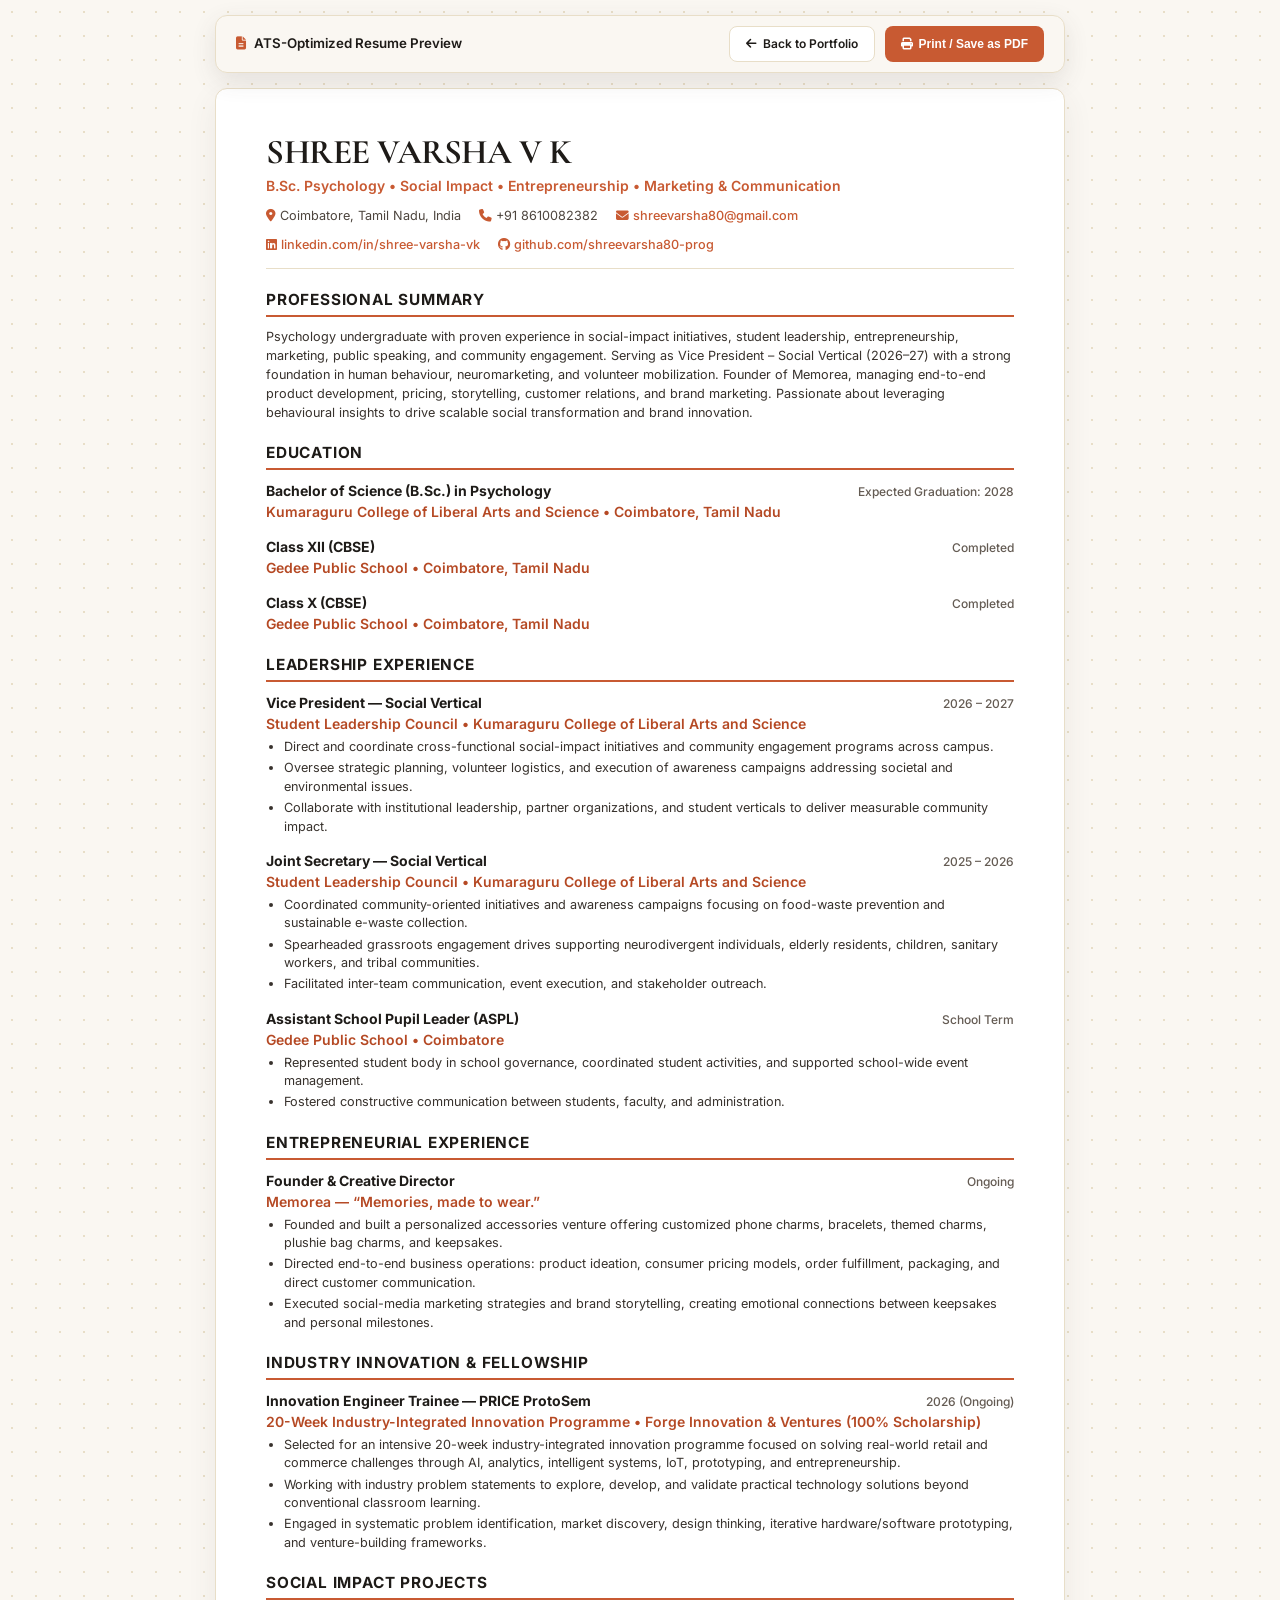
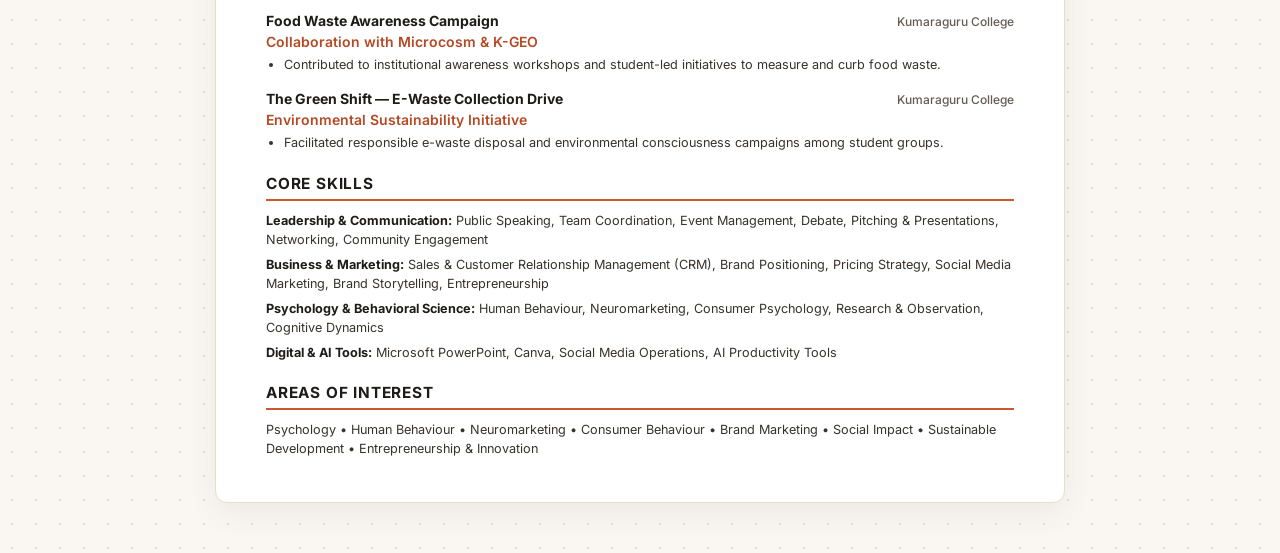
<file: resume.html>
<!DOCTYPE html>
<html lang="en">
<head>
  <meta charset="UTF-8">
  <meta name="viewport" content="width=device-width, initial-scale=1.0">
  <title>Shree Varsha V K — Resume</title>
  <meta name="description" content="ATS-optimized resume of Shree Varsha V K — B.Sc. Psychology, Social Impact Leader, Founder of Memorea.">
  
  <!-- Google Fonts: Cormorant Garamond, Inter, JetBrains Mono -->
  <link rel="preconnect" href="https://fonts.googleapis.com">
  <link rel="preconnect" href="https://fonts.gstatic.com" crossorigin>
  <link href="https://fonts.googleapis.com/css2?family=Cormorant+Garamond:wght@600;700&family=Inter:wght@300;400;500;600;700;800&family=JetBrains+Mono:wght@400;500;600&display=swap" rel="stylesheet">
  
  <!-- FontAwesome -->
  <link rel="stylesheet" href="https://cdnjs.cloudflare.com/ajax/libs/font-awesome/6.5.1/css/all.min.css">

  <style>
    /* ==================== ATS-OPTIMIZED PRINT & SCREEN RULES ==================== */
    @page {
      margin: 15mm;
      size: A4 portrait;
    }

    * {
      box-sizing: border-box;
      margin: 0;
      padding: 0;
    }

    body {
      font-family: 'Inter', -apple-system, BlinkMacSystemFont, "Segoe UI", Roboto, sans-serif;
      color: #1E1B18;
      background-color: #FAF7F2;
      background-image: radial-gradient(#E8DEC8 0.75px, transparent 0.75px);
      background-size: 24px 24px;
      line-height: 1.5;
      font-size: 10.5pt;
      -webkit-font-smoothing: antialiased;
    }

    .resume-wrapper {
      max-width: 850px;
      margin: 30px auto 50px auto;
      background: #FFFFFF;
      padding: 44px 50px;
      box-shadow: 0 10px 30px rgba(77, 69, 62, 0.08);
      border-radius: 12px;
      border: 1px solid #E8DEC8;
    }

    .header-name {
      font-family: 'Cormorant Garamond', Georgia, serif;
      font-size: 26pt;
      font-weight: 700;
      color: #1E1B18;
      letter-spacing: -0.5px;
      text-transform: uppercase;
      line-height: 1.1;
    }

    .header-title {
      font-size: 10.5pt;
      font-weight: 600;
      color: #C85A32;
      margin-top: 4px;
      margin-bottom: 10px;
    }

    .contact-row {
      display: flex;
      flex-wrap: wrap;
      gap: 10px 18px;
      font-size: 9.5pt;
      color: #4D453E;
      margin-bottom: 20px;
      padding-bottom: 14px;
      border-bottom: 1.5px solid #E8DEC8;
    }

    .contact-row a {
      color: #C85A32;
      text-decoration: none;
      font-weight: 500;
    }

    .contact-row a:hover {
      text-decoration: underline;
    }

    .section-title {
      font-size: 11.5pt;
      font-weight: 700;
      text-transform: uppercase;
      letter-spacing: 0.8px;
      color: #1E1B18;
      border-bottom: 2px solid #C85A32;
      padding-bottom: 3px;
      margin-top: 20px;
      margin-bottom: 10px;
    }

    .item-block {
      margin-bottom: 14px;
      page-break-inside: avoid;
    }

    .item-header {
      display: flex;
      justify-content: space-between;
      align-items: baseline;
      font-weight: 600;
      color: #1E1B18;
      font-size: 10.5pt;
    }

    .item-role {
      font-weight: 700;
      color: #1E1B18;
    }

    .item-organization {
      font-weight: 600;
      color: #B54924;
    }

    .item-date {
      font-size: 9pt;
      color: #645B53;
      font-weight: 500;
      white-space: nowrap;
    }

    .item-location {
      font-size: 9pt;
      color: #645B53;
      font-style: italic;
    }

    ul.bullet-list {
      margin-top: 4px;
      margin-left: 18px;
      list-style-type: disc;
    }

    ul.bullet-list li {
      font-size: 9.5pt;
      color: #38322D;
      margin-bottom: 3px;
      line-height: 1.45;
    }

    .skills-grid {
      display: grid;
      grid-template-columns: 1fr;
      gap: 6px;
      font-size: 9.5pt;
    }

    .skill-category {
      color: #38322D;
    }

    .skill-category strong {
      color: #1E1B18;
    }

    /* Floating control bar for web preview */
    .control-bar {
      position: sticky;
      top: 15px;
      z-index: 100;
      max-width: 850px;
      margin: 15px auto -15px auto;
      display: flex;
      justify-content: space-between;
      align-items: center;
      background: #FAF7F2;
      color: #1E1B18;
      padding: 10px 20px;
      border-radius: 12px;
      box-shadow: 0 8px 24px rgba(77, 69, 62, 0.12);
      border: 1px solid #E8DEC8;
    }

    .control-btn {
      background: #C85A32;
      color: #FFFFFF;
      border: none;
      padding: 8px 16px;
      border-radius: 8px;
      font-weight: 600;
      font-size: 9pt;
      cursor: pointer;
      display: inline-flex;
      align-items: center;
      gap: 6px;
      text-decoration: none;
      transition: background 0.2s;
    }

    .control-btn:hover {
      background: #B54924;
    }

    .control-btn.secondary {
      background: #FFFFFF;
      color: #1E1B18;
      border: 1px solid #E8DEC8;
    }

    .control-btn.secondary:hover {
      background: #F7F2EB;
      color: #C85A32;
    }

    /* ==================== PRINT MEDIA STYLES ==================== */
    @media print {
      body {
        background-color: #ffffff !important;
        background-image: none !important;
        color: #000000 !important;
        font-size: 9.5pt !important;
      }

      .no-print, header, footer, .control-bar {
        display: none !important;
      }

      .resume-wrapper {
        margin: 0 !important;
        padding: 0 !important;
        box-shadow: none !important;
        border: none !important;
        max-width: 100% !important;
      }

      .header-name {
        color: #000000 !important;
        font-size: 20pt !important;
      }

      .header-title {
        color: #000000 !important;
      }

      .section-title {
        color: #000000 !important;
        border-bottom: 1.5px solid #000000 !important;
      }

      .item-organization, .contact-row a {
        color: #000000 !important;
      }

      ul.bullet-list li, .skill-category {
        color: #111111 !important;
      }
    }
  </style>
</head>
<body>

  <!-- Controls (hidden when printing) -->
  <div class="control-bar no-print">
    <div style="display: flex; align-items: center; gap: 8px; font-size: 10pt; font-weight: 600;">
      <i class="fa-solid fa-file-lines" style="color: #C85A32;"></i>
      <span>ATS-Optimized Resume Preview</span>
    </div>
    <div style="display: flex; gap: 10px;">
      <a href="index.html" class="control-btn secondary">
        <i class="fa-solid fa-arrow-left"></i> Back to Portfolio
      </a>
      <button onclick="window.print()" class="control-btn">
        <i class="fa-solid fa-print"></i> Print / Save as PDF
      </button>
    </div>
  </div>

  <div class="resume-wrapper">

    <!-- ==================== HEADER ==================== -->
    <header>
      <h1 class="header-name">SHREE VARSHA V K</h1>
      <div class="header-title">B.Sc. Psychology &bull; Social Impact &bull; Entrepreneurship &bull; Marketing &amp; Communication</div>
      
      <div class="contact-row">
        <span><i class="fa-solid fa-location-dot" style="color: #C85A32;"></i> Coimbatore, Tamil Nadu, India</span>
        <span><i class="fa-solid fa-phone" style="color: #C85A32;"></i> +91 8610082382</span>
        <span><i class="fa-solid fa-envelope" style="color: #C85A32;"></i> <a href="mailto:shreevarsha80@gmail.com">shreevarsha80@gmail.com</a></span>
        <span><i class="fa-brands fa-linkedin" style="color: #C85A32;"></i> <a href="https://www.linkedin.com/in/shree-varsha-vk-458909373?utm_source=share_via&utm_content=profile&utm_medium=member_android" target="_blank">linkedin.com/in/shree-varsha-vk</a></span>
        <span><i class="fa-brands fa-github" style="color: #C85A32;"></i> <a href="https://github.com/shreevarsha80-prog" target="_blank">github.com/shreevarsha80-prog</a></span>
      </div>
    </header>

    <!-- ==================== PROFESSIONAL PROFILE ==================== -->
    <section>
      <h2 class="section-title">Professional Summary</h2>
      <p style="font-size: 9.5pt; color: #38322D; line-height: 1.5; margin-bottom: 8px;">
        Psychology undergraduate with proven experience in social-impact initiatives, student leadership, entrepreneurship, marketing, public speaking, and community engagement. Serving as Vice President – Social Vertical (2026–27) with a strong foundation in human behaviour, neuromarketing, and volunteer mobilization. Founder of Memorea, managing end-to-end product development, pricing, storytelling, customer relations, and brand marketing. Passionate about leveraging behavioural insights to drive scalable social transformation and brand innovation.
      </p>
    </section>

    <!-- ==================== EDUCATION ==================== -->
    <section>
      <h2 class="section-title">Education</h2>
      
      <div class="item-block">
        <div class="item-header">
          <span class="item-role">Bachelor of Science (B.Sc.) in Psychology</span>
          <span class="item-date">Expected Graduation: 2028</span>
        </div>
        <div class="item-organization">Kumaraguru College of Liberal Arts and Science &bull; Coimbatore, Tamil Nadu</div>
      </div>

      <div class="item-block">
        <div class="item-header">
          <span class="item-role">Class XII (CBSE)</span>
          <span class="item-date">Completed</span>
        </div>
        <div class="item-organization">Gedee Public School &bull; Coimbatore, Tamil Nadu</div>
      </div>

      <div class="item-block">
        <div class="item-header">
          <span class="item-role">Class X (CBSE)</span>
          <span class="item-date">Completed</span>
        </div>
        <div class="item-organization">Gedee Public School &bull; Coimbatore, Tamil Nadu</div>
      </div>
    </section>

    <!-- ==================== LEADERSHIP EXPERIENCE ==================== -->
    <section>
      <h2 class="section-title">Leadership Experience</h2>

      <div class="item-block">
        <div class="item-header">
          <span class="item-role">Vice President — Social Vertical</span>
          <span class="item-date">2026 – 2027</span>
        </div>
        <div class="item-organization">Student Leadership Council &bull; Kumaraguru College of Liberal Arts and Science</div>
        <ul class="bullet-list">
          <li>Direct and coordinate cross-functional social-impact initiatives and community engagement programs across campus.</li>
          <li>Oversee strategic planning, volunteer logistics, and execution of awareness campaigns addressing societal and environmental issues.</li>
          <li>Collaborate with institutional leadership, partner organizations, and student verticals to deliver measurable community impact.</li>
        </ul>
      </div>

      <div class="item-block">
        <div class="item-header">
          <span class="item-role">Joint Secretary — Social Vertical</span>
          <span class="item-date">2025 – 2026</span>
        </div>
        <div class="item-organization">Student Leadership Council &bull; Kumaraguru College of Liberal Arts and Science</div>
        <ul class="bullet-list">
          <li>Coordinated community-oriented initiatives and awareness campaigns focusing on food-waste prevention and sustainable e-waste collection.</li>
          <li>Spearheaded grassroots engagement drives supporting neurodivergent individuals, elderly residents, children, sanitary workers, and tribal communities.</li>
          <li>Facilitated inter-team communication, event execution, and stakeholder outreach.</li>
        </ul>
      </div>

      <div class="item-block">
        <div class="item-header">
          <span class="item-role">Assistant School Pupil Leader (ASPL)</span>
          <span class="item-date">School Term</span>
        </div>
        <div class="item-organization">Gedee Public School &bull; Coimbatore</div>
        <ul class="bullet-list">
          <li>Represented student body in school governance, coordinated student activities, and supported school-wide event management.</li>
          <li>Fostered constructive communication between students, faculty, and administration.</li>
        </ul>
      </div>
    </section>

    <!-- ==================== ENTREPRENEURIAL EXPERIENCE ==================== -->
    <section>
      <h2 class="section-title">Entrepreneurial Experience</h2>

      <div class="item-block">
        <div class="item-header">
          <span class="item-role">Founder &amp; Creative Director</span>
          <span class="item-date">Ongoing</span>
        </div>
        <div class="item-organization">Memorea — “Memories, made to wear.”</div>
        <ul class="bullet-list">
          <li>Founded and built a personalized accessories venture offering customized phone charms, bracelets, themed charms, plushie bag charms, and keepsakes.</li>
          <li>Directed end-to-end business operations: product ideation, consumer pricing models, order fulfillment, packaging, and direct customer communication.</li>
          <li>Executed social-media marketing strategies and brand storytelling, creating emotional connections between keepsakes and personal milestones.</li>
        </ul>
      </div>
    </section>

    <!-- ==================== INNOVATION & SCHOLARSHIP ==================== -->
    <section>
      <h2 class="section-title">Industry Innovation &amp; Fellowship</h2>

      <div class="item-block">
        <div class="item-header">
          <span class="item-role">Innovation Engineer Trainee — PRICE ProtoSem</span>
          <span class="item-date">2026 (Ongoing)</span>
        </div>
        <div class="item-organization">20-Week Industry-Integrated Innovation Programme &bull; Forge Innovation &amp; Ventures (100% Scholarship)</div>
        <ul class="bullet-list">
          <li>Selected for an intensive 20-week industry-integrated innovation programme focused on solving real-world retail and commerce challenges through AI, analytics, intelligent systems, IoT, prototyping, and entrepreneurship.</li>
          <li>Working with industry problem statements to explore, develop, and validate practical technology solutions beyond conventional classroom learning.</li>
          <li>Engaged in systematic problem identification, market discovery, design thinking, iterative hardware/software prototyping, and venture-building frameworks.</li>
        </ul>
      </div>
    </section>

    <!-- ==================== SOCIAL IMPACT PROJECTS ==================== -->
    <section>
      <h2 class="section-title">Social Impact Projects</h2>

      <div class="item-block">
        <div class="item-header">
          <span class="item-role">Food Waste Awareness Campaign</span>
          <span class="item-date">Kumaraguru College</span>
        </div>
        <div class="item-organization">Collaboration with Microcosm &amp; K-GEO</div>
        <ul class="bullet-list">
          <li>Contributed to institutional awareness workshops and student-led initiatives to measure and curb food waste.</li>
        </ul>
      </div>

      <div class="item-block">
        <div class="item-header">
          <span class="item-role">The Green Shift — E-Waste Collection Drive</span>
          <span class="item-date">Kumaraguru College</span>
        </div>
        <div class="item-organization">Environmental Sustainability Initiative</div>
        <ul class="bullet-list">
          <li>Facilitated responsible e-waste disposal and environmental consciousness campaigns among student groups.</li>
        </ul>
      </div>
    </section>

    <!-- ==================== CORE SKILLS ==================== -->
    <section>
      <h2 class="section-title">Core Skills</h2>
      <div class="skills-grid">
        <div class="skill-category"><strong>Leadership &amp; Communication:</strong> Public Speaking, Team Coordination, Event Management, Debate, Pitching &amp; Presentations, Networking, Community Engagement</div>
        <div class="skill-category"><strong>Business &amp; Marketing:</strong> Sales &amp; Customer Relationship Management (CRM), Brand Positioning, Pricing Strategy, Social Media Marketing, Brand Storytelling, Entrepreneurship</div>
        <div class="skill-category"><strong>Psychology &amp; Behavioral Science:</strong> Human Behaviour, Neuromarketing, Consumer Psychology, Research &amp; Observation, Cognitive Dynamics</div>
        <div class="skill-category"><strong>Digital &amp; AI Tools:</strong> Microsoft PowerPoint, Canva, Social Media Operations, AI Productivity Tools</div>
      </div>
    </section>

    <!-- ==================== AREAS OF INTEREST ==================== -->
    <section>
      <h2 class="section-title">Areas of Interest</h2>
      <p style="font-size: 9.5pt; color: #38322D;">
        Psychology &bull; Human Behaviour &bull; Neuromarketing &bull; Consumer Behaviour &bull; Brand Marketing &bull; Social Impact &bull; Sustainable Development &bull; Entrepreneurship &amp; Innovation
      </p>
    </section>

  </div>

</body>
</html>
</file>
